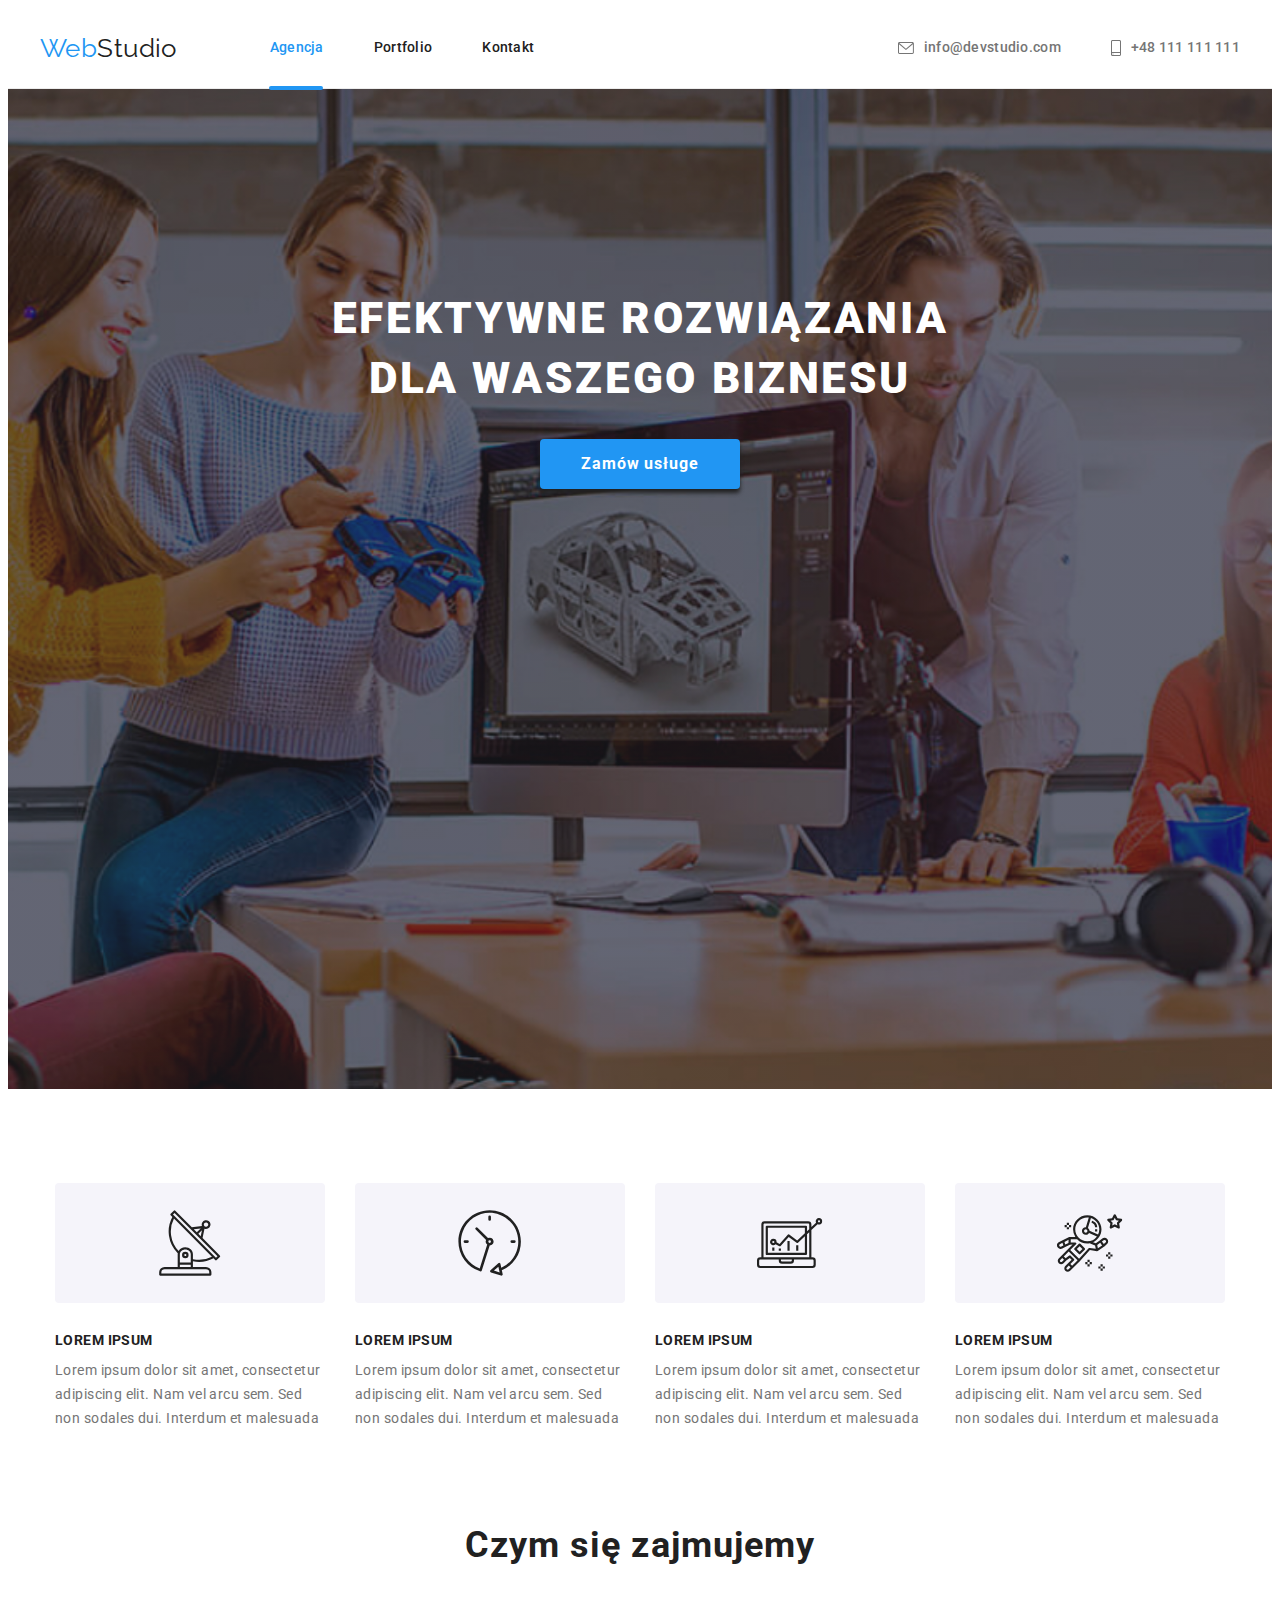
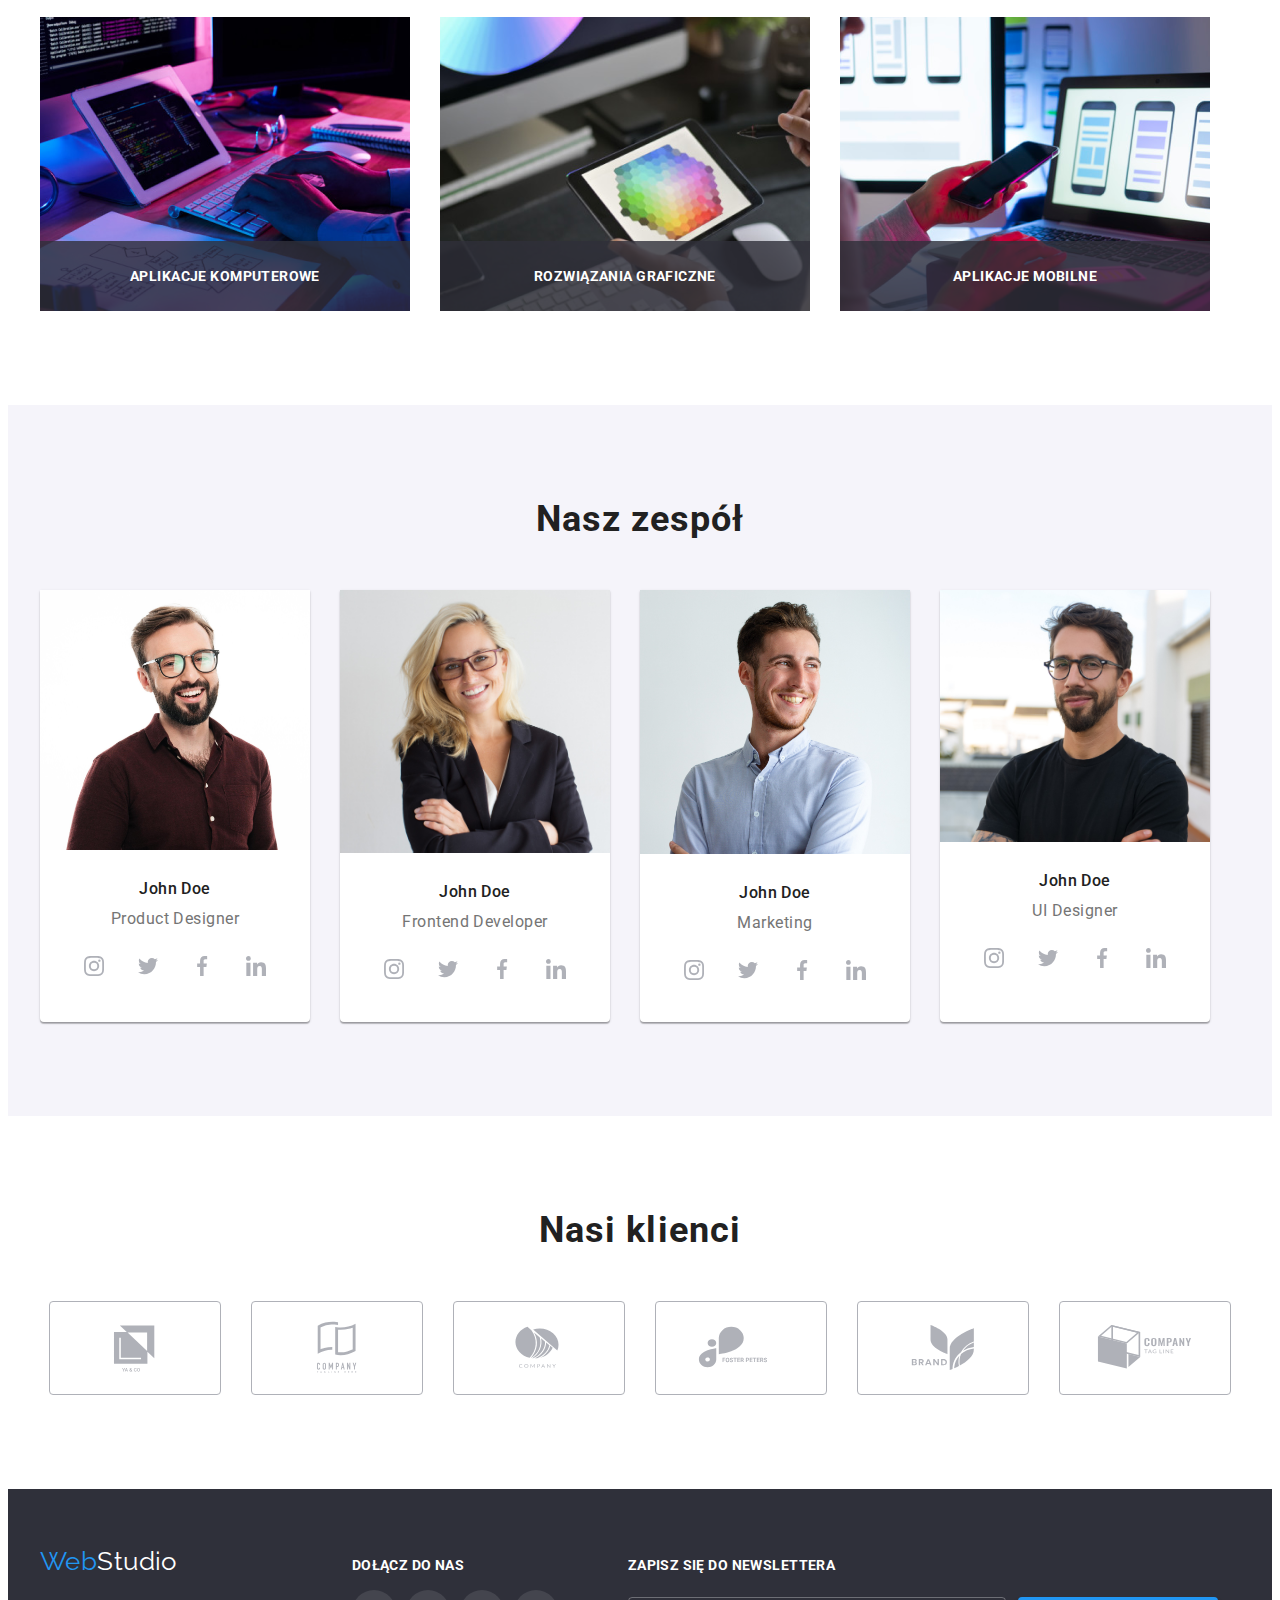
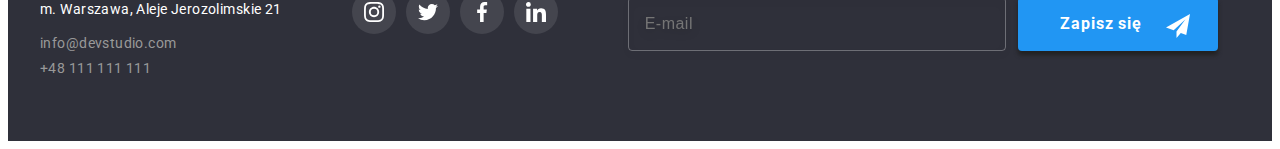
<file: index.html>
<!DOCTYPE html>
<html lang="pl">
  <head>
    <meta charset="UTF-8" />
    <meta name="viewport" content="width=device-width, initial-scale=1.0" />

    <link rel="preconnect" href="https://fonts.googleapis.com" />
    <link rel="preconnect" href="https://fonts.gstatic.com" crossorigin />
    <link
      href="https://fonts.googleapis.com/css2?family=Raleway:wght@700&family=Roboto:wght@400;500;700;900&display=swap"
      rel="stylesheet"
    />
    <link
      rel="stylesheet"
      href="https://cdnjs.cloudflare.com/ajax/libs/modern-normalize/1.1.0/modern-normalize.min.css"
      integrity="sha512-wpPYUAdjBVSE4KJnH1VR1HeZfpl1ub8YT/NKx4PuQ5NmX2tKuGu6U/JRp5y+Y8XG2tV+wKQpNHVUX03MfMFn9Q=="
      crossorigin="anonymous"
      referrerpolicy="no-referrer"
    />
    <title>Zadanie domowe nr:6</title>
    <link rel="stylesheet" href="css/styles.css" />
  </head>
  <body>
    <header>
      <div class="container header__help">
        <nav class="header__nav">
          <a href="index.html" class="logo__ws"
            ><span class="logo__color">Web</span>Studio</a
          >
          <ul class="header__list">
            <li>
              <a class="header__link current" href="index.html">Agencja</a>
            </li>
            <li>
              <a class="header__link" href="portfolio.html">Portfolio</a>
            </li>
            <li><a class="header__link" href="#">Kontakt</a></li>
          </ul>
        </nav>
        <div class="header__kontakt">
          <a
            class="header__link header__kontact__link"
            href="mailto:info@devstudio.com"
          >
            <svg class="header__kontakt__icon" width="16" height="12">
              <use href="images/icons.svg#icon-envelope"></use>
            </svg>
            info@devstudio.com
          </a>
          <a class="header__link header__kontact__link" href="tel:+48111111111">
            <svg class="header__kontakt__icon" width="10" height="16">
              <use href="images/icons.svg#icon-smartphone"></use>
            </svg>
            +48 111 111 111
          </a>
        </div>
      </div>
    </header>
    <main>
      <section class="section background__header">
        <div class="container">
          <h1 class="title__section__h1">
            EFEKTYWNE ROZWIĄZANIA DLA WASZEGO BIZNESU
          </h1>
          <button type="button" class="title__section__button" data-modal-open>
            Zamów usługe
          </button>
        </div>
      </section>

      <section class="section">
        <div class="container">
          <h2 class="advantages__h2">Nasze atuty</h2>
          <ul class="advantages">
            <li class="adv__list">
              <div class="advantages__icons">
                <svg width="65.32" height="70">
                  <use href="images/icons.svg#icon-antenna-1"></use>
                </svg>
              </div>
              <h3>LOREM IPSUM</h3>
              <p>
                Lorem ipsum dolor sit amet, consectetur adipiscing elit. Nam vel
                arcu sem. Sed non sodales dui. Interdum et malesuada
              </p>
            </li>
            <li class="adv__list">
              <div class="advantages__icons">
                <svg width="65.32" height="70">
                  <use href="images/icons.svg#icon-clock-1"></use>
                </svg>
              </div>
              <h3>LOREM IPSUM</h3>
              <p>
                Lorem ipsum dolor sit amet, consectetur adipiscing elit. Nam vel
                arcu sem. Sed non sodales dui. Interdum et malesuada
              </p>
            </li>
            <li class="adv__list">
              <div class="advantages__icons">
                <svg width="65.32" height="70">
                  <use href="images/icons.svg#icon-diagram-1"></use>
                </svg>
              </div>
              <h3>LOREM IPSUM</h3>
              <p>
                Lorem ipsum dolor sit amet, consectetur adipiscing elit. Nam vel
                arcu sem. Sed non sodales dui. Interdum et malesuada
              </p>
            </li>
            <li class="adv__list">
              <div class="advantages__icons">
                <svg width="65.32" height="70">
                  <use href="images/icons.svg#icon-astronaut-1"></use>
                </svg>
              </div>
              <h3>LOREM IPSUM</h3>
              <p>
                Lorem ipsum dolor sit amet, consectetur adipiscing elit. Nam vel
                arcu sem. Sed non sodales dui. Interdum et malesuada
              </p>
            </li>
          </ul>
        </div>
      </section>
      <section class="section padding__top__0">
        <div class="container">
          <h2 class="what__we__do__h2">Czym się zajmujemy</h2>
          <ul class="what__we__do__list">
            <li class="wwd__list">
              <div class="wwd__list__box">
                <img src="images/GoIT1.jpg" alt="Praca pszy komputerze" />
                <p class="wwd__list__p">APLIKACJE KOMPUTEROWE</p>
              </div>
            </li>
            <li class="wwd__list">
              <div class="wwd__list__box">
                <img src="images/GoIT2.jpg" alt="Praca pszy tablecie" />
                <p class="wwd__list__p">ROZWIĄZANIA GRAFICZNE</p>
              </div>
            </li>
            <li class="wwd__list">
              <div class="wwd__list__box">
                <img src="images/GoIT3.jpg" alt="Praca pszy Telefonie" />
                <p class="wwd__list__p">APLIKACJE MOBILNE</p>
              </div>
            </li>
          </ul>
        </div>
      </section>
      <section class="our__team section">
        <div class="container">
          <h2 class="our__team__h2">Nasz zespół</h2>
          <ul class="our__team__ul">
            <li class="team__list">
              <img
                src="images/john1.jpg"
                alt="John Doe"
                width="270"
                height="260"
              />
              <div>
                <h3 class="team__list__h3">John Doe</h3>
                <p class="team__list__p">Product Designer</p>
                <ul class="social__icon__box">
                  <li>
                    <a href="#" class="social__icon">
                      <svg width="20" height="20">
                        <use href="images/icons.svg#icon-instagram-2"></use>
                      </svg>
                    </a>
                  </li>
                  <li>
                    <a href="#" class="social__icon">
                      <svg width="20" height="20">
                        <use href="images/icons.svg#icon-twitter-1"></use>
                      </svg>
                    </a>
                  </li>
                  <li>
                    <a href="#" class="social__icon">
                      <svg width="20" height="20">
                        <use href="images/icons.svg#icon-facebook-1"></use>
                      </svg>
                    </a>
                  </li>
                  <li>
                    <a href="#" class="social__icon">
                      <svg width="20" height="20">
                        <use href="images/icons.svg#icon-linkedin-1"></use>
                      </svg>
                    </a>
                  </li>
                </ul>
              </div>
            </li>
            <li class="team__list">
              <img
                src="images/john2.jpg"
                alt="John Doe"
                width="270"
                height="260"
              />
              <div>
                <h3 class="team__list__h3">John Doe</h3>
                <p class="team__list__p">Frontend Developer</p>
                <ul class="social__icon__box">
                  <li>
                    <a href="#" class="social__icon">
                      <svg class=".current__color__svg" width="20" height="20">
                        <use href="images/icons.svg#icon-instagram-2"></use>
                      </svg>
                    </a>
                  </li>
                  <li>
                    <a href="#" class="social__icon">
                      <svg class=".current__color__svg" width="20" height="20">
                        <use href="images/icons.svg#icon-twitter-1"></use>
                      </svg>
                    </a>
                  </li>
                  <li>
                    <a href="#" class="social__icon">
                      <svg class=".current__color__svg" width="20" height="20">
                        <use href="images/icons.svg#icon-facebook-1"></use>
                      </svg>
                    </a>
                  </li>
                  <li>
                    <a href="#" class="social__icon">
                      <svg class=".current__color__svg" width="20" height="20">
                        <use href="images/icons.svg#icon-linkedin-1"></use>
                      </svg>
                    </a>
                  </li>
                </ul>
              </div>
            </li>
            <li class="team__list">
              <img
                src="images/john3.jpg"
                alt="John Doe"
                width="270"
                height="260"
              />
              <div>
                <h3 class="team__list__h3">John Doe</h3>
                <p class="team__list__p">Marketing</p>
                <ul class="social__icon__box">
                  <li>
                    <a href="#" class="social__icon">
                      <svg width="20" height="20">
                        <use href="images/icons.svg#icon-instagram-2"></use>
                      </svg>
                    </a>
                  </li>
                  <li>
                    <a href="#" class="social__icon">
                      <svg width="20" height="20">
                        <use href="images/icons.svg#icon-twitter-1"></use>
                      </svg>
                    </a>
                  </li>
                  <li>
                    <a href="#" class="social__icon">
                      <svg width="20" height="20">
                        <use href="images/icons.svg#icon-facebook-1"></use>
                      </svg>
                    </a>
                  </li>
                  <li>
                    <a href="#" class="social__icon">
                      <svg width="20" height="20">
                        <use href="images/icons.svg#icon-linkedin-1"></use>
                      </svg>
                    </a>
                  </li>
                </ul>
              </div>
            </li>
            <li class="team__list">
              <img
                src="images/john4.jpg"
                alt="John Doe"
                width="270"
                height="260"
              />
              <div>
                <h3 class="team__list__h3">John Doe</h3>
                <p class="team__list__p">UI Designer</p>
                <ul class="social__icon__box">
                  <li>
                    <a href="#" class="social__icon">
                      <svg width="20" height="20">
                        <use href="images/icons.svg#icon-instagram-2"></use>
                      </svg>
                    </a>
                  </li>
                  <li>
                    <a href="#" class="social__icon">
                      <svg width="20" height="20">
                        <use href="images/icons.svg#icon-twitter-1"></use>
                      </svg>
                    </a>
                  </li>
                  <li>
                    <a href="#" class="social__icon">
                      <svg width="20" height="20">
                        <use href="images/icons.svg#icon-facebook-1"></use>
                      </svg>
                    </a>
                  </li>
                  <li>
                    <a href="#" class="social__icon">
                      <svg width="20" height="20">
                        <use href="images/icons.svg#icon-linkedin-1"></use>
                      </svg>
                    </a>
                  </li>
                </ul>
              </div>
            </li>
          </ul>
        </div>
      </section>
      <section class="section">
        <div class="container">
          <h2 class="our__team__h2">Nasi klienci</h2>
          <ul class="all__clients">
            <li>
              <a href="#" class="all__clients__a">
                <svg class=".current__color__svg" width="106" height="60">
                  <use href="images/icons.svg#icon-Logo"></use>
                </svg>
              </a>
            </li>
            <li>
              <a href="#" class="all__clients__a">
                <svg class=".current__color__svg" width="106" height="60">
                  <use href="images/icons.svg#icon-Logo-1"></use>
                </svg>
              </a>
            </li>
            <li>
              <a href="#" class="all__clients__a">
                <svg class=".current__color__svg" width="106" height="60">
                  <use href="images/icons.svg#icon-Logo-2"></use>
                </svg>
              </a>
            </li>
            <li>
              <a href="#" class="all__clients__a">
                <svg class=".current__color__svg" width="106" height="60">
                  <use href="images/icons.svg#icon-Logo-5"></use>
                </svg>
              </a>
            </li>
            <li>
              <a href="#" class="all__clients__a">
                <svg class=".current__color__svg" width="106" height="60">
                  <use href="images/icons.svg#icon-Logo-3"></use>
                </svg>
              </a>
            </li>
            <li>
              <a href="#" class="all__clients__a">
                <svg class=".current__color__svg" width="106" height="60">
                  <use href="images/icons.svg#icon-Logo-4"></use>
                </svg>
              </a>
            </li>
          </ul>
        </div>
      </section>
    </main>
    <footer>
      <div class="container footer__box">
        <div>
          <a href="index.html" class="logo__ws logo__ws__white"
            ><span class="logo__color">Web</span>Studio</a
          >
          <address>
            <ul>
              <li class="address__margin">
                <a
                  class="map__address"
                  href="https://goo.gl/maps/nUJ5Fd3hbuF8FEqy5"
                  >m. Warszawa, Aleje Jerozolimskie 21</a
                >
              </li>
              <li>
                <a class="contact__info" href="mailto:info@devstudio.com"
                  >info@devstudio.com</a
                >
              </li>
              <li>
                <a class="contact__info" href="tel:+48111111111"
                  >+48 111 111 111</a
                >
              </li>
            </ul>
          </address>
        </div>
        <div>
          <h3 class="push__it__h3">DOŁĄCZ DO NAS</h3>
          <ul class="social__icon__box">
            <li>
              <a href="#" class="social__icon footer__icon"
                ><svg width="20" height="20">
                  <use href="./images/icons.svg#icon-instagram-2"></use>
                </svg>
              </a>
            </li>
            <li>
              <a href="#" class="social__icon footer__icon"
                ><svg width="20" height="20">
                  <use href="images/icons.svg#icon-twitter-1"></use>
                </svg>
              </a>
            </li>
            <li>
              <a href="#" class="social__icon footer__icon"
                ><svg width="20" height="20">
                  <use href="images/icons.svg#icon-facebook-1"></use>
                </svg>
              </a>
            </li>
            <li>
              <a href="#" class="social__icon footer__icon"
                ><svg width="20" height="20">
                  <use href="images/icons.svg#icon-linkedin-1"></use>
                </svg>
              </a>
            </li>
          </ul>
        </div>
        <form>
          <label for="newsletter_email" class="news__login__text"
            >ZAPISZ SIĘ DO NEWSLETTERA</label
          >
          <div class="news__login__part">
            <input
              type="email"
              name="newsletter"
              id="newsletter-email"
              placeholder="E-mail"
              class="news__login__input"
            />
            <button
              type="submit"
              class="title__section__button news__login__button"
            >
              Zapisz się
            </button>
            <svg class="news__login__svg" width="24" height="24">
              <use href="images/icons.svg#icon-icon-send"></use>
            </svg>
          </div>
        </form>
      </div>
    </footer>
    <div class="backdrop is-hidden" data-modal>
      <div class="modal">
        <button type="button" class="close-btn" data-modal-close>
          <svg width="11" height="11">
            <use href="images/icons.svg#icon-close-black-18dp-2-1-1"></use>
          </svg>
        </button>
        <form class="login__form">
          <p>Zostaw swoje dane w formularzu poniżej</p>
          <label for="user-name" class="login__label"
            >Imię<input type="text" id="user-name" class="login__input" />
            <svg class="login__svg" width="18" height="18">
              <use href="images/icons.svg#icon-person-black-18dp-1-1"></use>
            </svg>
          </label>
          <label for="user_phone" class="login__label"
            >Telefon
            <input type="text" id="user_phone" class="login__input" />
            <svg class="login__svg" width="18" height="18">
              <use href="images/icons.svg#icon-phone-black-18dp-1"></use>
            </svg>
          </label>
          <label for="user-email" class="login__label"
            >Email
            <input type="text" id="user-email" class="login__input" />
            <svg class="login__svg" width="18" height="18">
              <use href="images/icons.svg#icon-email-black-18dp-1"></use>
            </svg>
          </label>
          <label class="login__label">Komentarz</label>
          <textarea
            name="coment"
            class="write__text"
            placeholder="Wprowadź tekst"
          ></textarea>
          <label class="to__choose">
            <input type="checkbox" name="acceptation" />
            Oświadczam, iż akceptuję
            <a class="regulation" href="#"> Regulamin</a> i
            <a class="regulation" href="#"> Politykę Prywatności. </a>
          </label>
          <button type="submit" class="title__section__button send__button">
            Wyślij
          </button>
        </form>
      </div>
    </div>
    <script src="./js/modal.js"></script>
  </body>
</html>
</file>
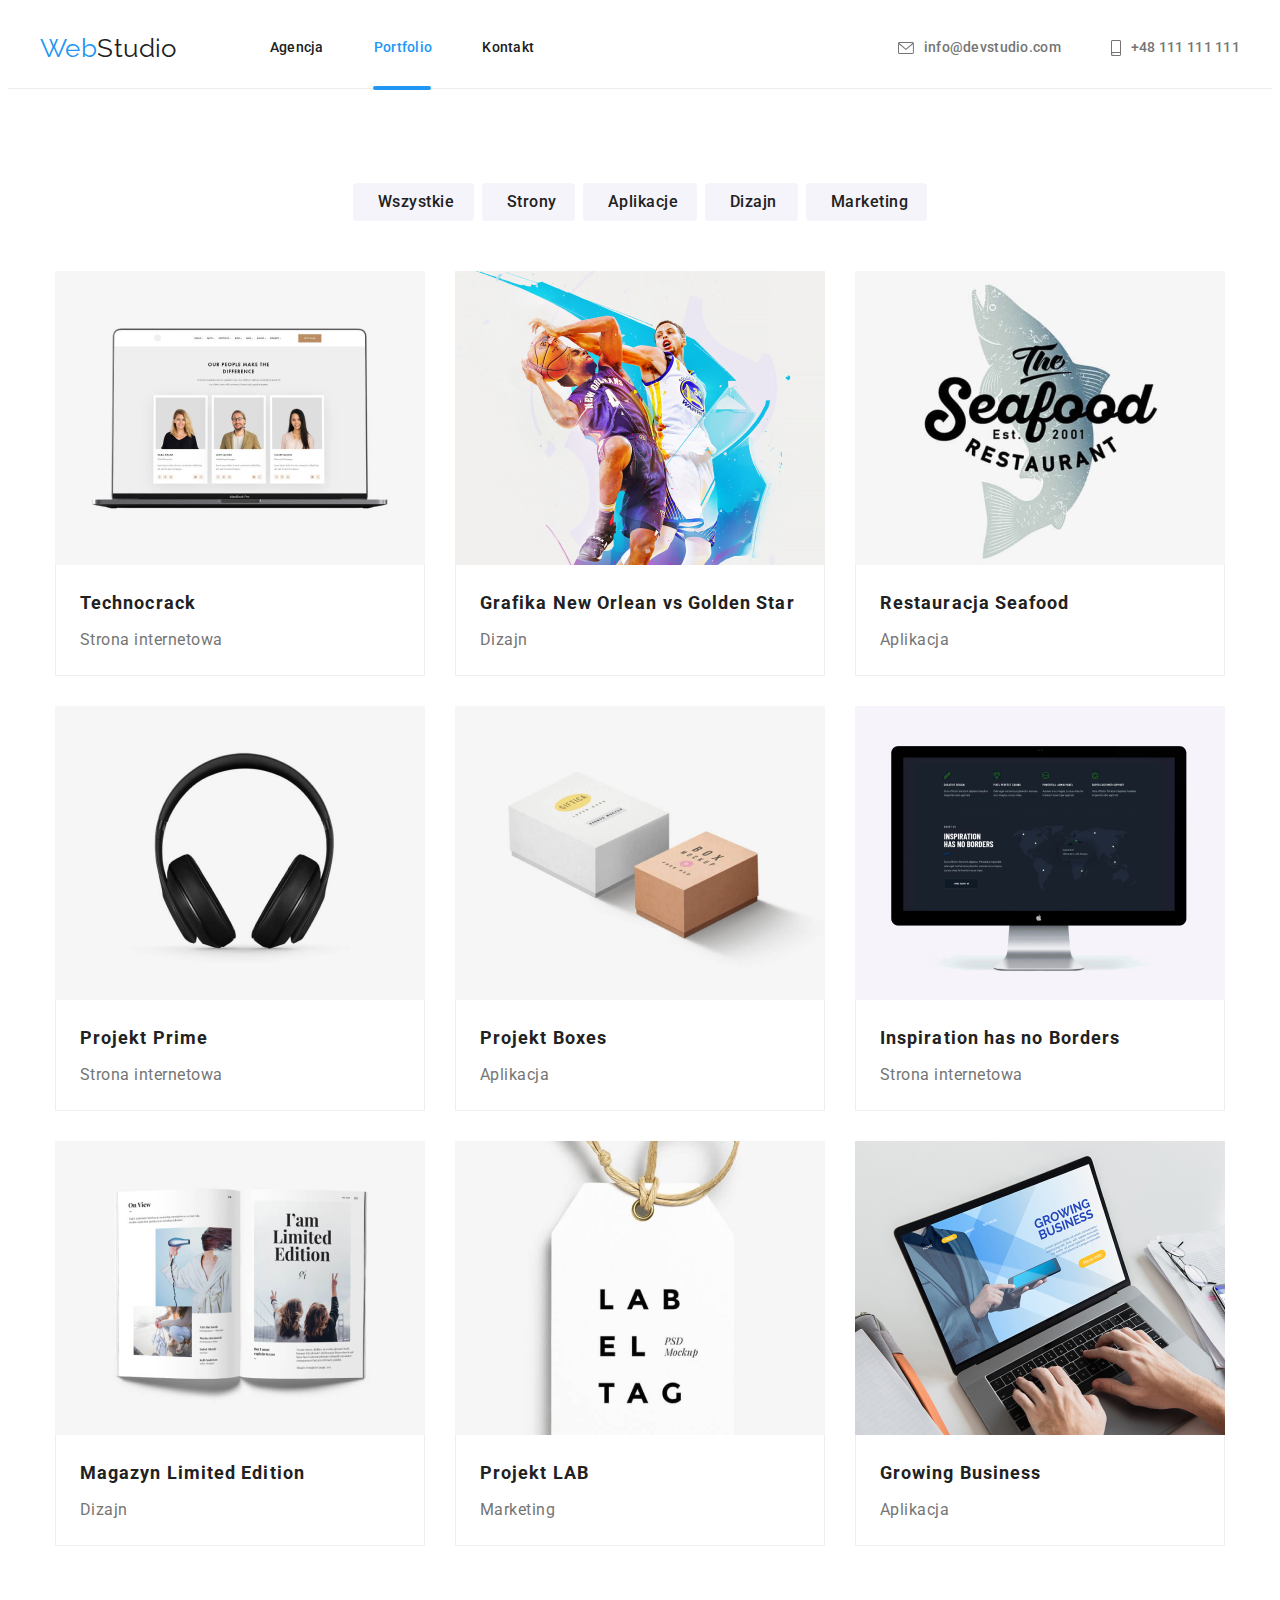
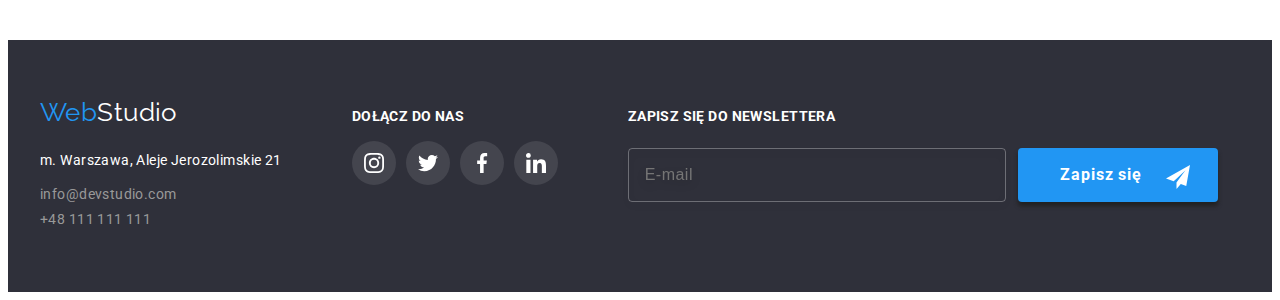
<file: portfolio.html>
<!DOCTYPE html>
<html lang="pl">
  <head>
    <meta charset="UTF-8" />
    <meta name="viewport" content="width=device-width, initial-scale=1.0" />

    <link rel="preconnect" href="https://fonts.googleapis.com" />
    <link rel="preconnect" href="https://fonts.gstatic.com" crossorigin />
    <link
      href="https://fonts.googleapis.com/css2?family=Raleway:wght@700&family=Roboto:wght@400;500;700;900&display=swap"
      rel="stylesheet"
    />
    <link
      rel="stylesheet"
      href="https://cdnjs.cloudflare.com/ajax/libs/modern-normalize/1.1.0/modern-normalize.min.css"
      integrity="sha512-wpPYUAdjBVSE4KJnH1VR1HeZfpl1ub8YT/NKx4PuQ5NmX2tKuGu6U/JRp5y+Y8XG2tV+wKQpNHVUX03MfMFn9Q=="
      crossorigin="anonymous"
      referrerpolicy="no-referrer"
    />

    <title>Zadanie domowe nr:5</title>
    <link rel="stylesheet" href="css/styles.css" />
  </head>
  <body>
    <header>
      <div class="container header__help">
        <nav class="header__nav">
          <a href="index.html" class="logo__ws"
            ><span class="logo__color">Web</span>Studio</a
          >
          <ul class="header__list">
            <li>
              <a class="header__link" href="index.html">Agencja</a>
            </li>
            <li>
              <a class="header__link current" href="portfolio.html"
                >Portfolio</a
              >
            </li>
            <li><a class="header__link" href="#">Kontakt</a></li>
          </ul>
        </nav>
        <div class="header__kontakt">
          <a
            class="header__link header__kontact__link"
            href="mailto:info@devstudio.com"
          >
            <svg class="header__kontakt__icon" width="16" height="12">
              <use href="images/icons.svg#icon-envelope"></use>
            </svg>
            info@devstudio.com
          </a>
          <a class="header__link header__kontact__link" href="tel:+48111111111">
            <svg class="header__kontakt__icon" width="10" height="16">
              <use href="images/icons.svg#icon-smartphone"></use>
            </svg>
            +48 111 111 111
          </a>
        </div>
      </div>
    </header>
    <main>
      <section class="section">
        <div class="container">
          <h1 class="title__button__h1">Something to hide</h1>
          <ul class="title__button">
            <li class="but__list">
              <button type="button" style="width: 121px">Wszystkie</button>
            </li>
            <li class="but__list">
              <button type="button" style="width: 93px">Strony</button>
            </li>
            <li class="but__list">
              <button type="button" style="width: 114px">Aplikacje</button>
            </li>
            <li class="but__list">
              <button type="button" style="width: 93px">Dizajn</button>
            </li>
            <li class="but__list">
              <button type="button" style="width: 121px">Marketing</button>
            </li>
          </ul>
          <ul class="portfolio__list">
            <li class="portf__list">
              <a class="portf__list__shadow" href="#">
                <div class="portf__list__over__hidden">
                  <img src="images/technocrack.jpg" alt="technocrack" />
                  <div class="portf__list__over">
                    <p>
                      Technocrack jest popularną platformą wykorzystywaną do
                      rozpowszechniania koronawirusa. Firmy wykorzystują tę
                      platformę do celów szpiegowskich i ataków na
                      niezabezpieczone serwery konkurencji
                    </p>
                  </div>
                </div>
                <div class="portf__list__div">
                  <h3 class="portf__list__h3">Technocrack</h3>
                  <p class="portf__list__p">Strona internetowa</p>
                </div>
              </a>
            </li>
            <li class="portf__list">
              <a class="portf__list__shadow" href="#">
                <div class="portf__list__over__hidden">
                  <img
                    src="images/GNOvsGS.jpg"
                    alt="Grafika New Orlean vs Golden Star"
                  />
                  <div class="portf__list__over">
                    <p>
                      Technocrack jest popularną platformą wykorzystywaną do
                      rozpowszechniania koronawirusa. Firmy wykorzystują tę
                      platformę do celów szpiegowskich i ataków na
                      niezabezpieczone serwery konkurencji
                    </p>
                  </div>
                </div>

                <div class="portf__list__div">
                  <h3 class="portf__list__h3">
                    Grafika New Orlean vs Golden Star
                  </h3>
                  <p class="portf__list__p">Dizajn</p>
                </div>
              </a>
            </li>
            <li class="portf__list">
              <a class="portf__list__shadow" href="#">
                <div class="portf__list__over__hidden">
                  <img
                    src="images/restauracja-seafood.jpg"
                    alt="Restauracja Seafood"
                  />
                  <div class="portf__list__over">
                    <p>
                      Technocrack jest popularną platformą wykorzystywaną do
                      rozpowszechniania koronawirusa. Firmy wykorzystują tę
                      platformę do celów szpiegowskich i ataków na
                      niezabezpieczone serwery konkurencji
                    </p>
                  </div>
                </div>
                <div class="portf__list__div">
                  <h3 class="portf__list__h3">Restauracja Seafood</h3>
                  <p class="portf__list__p">Aplikacja</p>
                </div>
              </a>
            </li>
            <li class="portf__list">
              <a class="portf__list__shadow" href="#">
                <div class="portf__list__over__hidden">
                  <img src="images/projekt-prime.jpg" alt="Projekt Prime" />
                  <div class="portf__list__over">
                    <p>
                      Technocrack jest popularną platformą wykorzystywaną do
                      rozpowszechniania koronawirusa. Firmy wykorzystują tę
                      platformę do celów szpiegowskich i ataków na
                      niezabezpieczone serwery konkurencji
                    </p>
                  </div>
                </div>
                <div class="portf__list__div">
                  <h3 class="portf__list__h3">Projekt Prime</h3>
                  <p class="portf__list__p">Strona internetowa</p>
                </div>
              </a>
            </li>
            <li class="portf__list">
              <a class="portf__list__shadow" href="#">
                <div class="portf__list__over__hidden">
                  <img src="images/projekt-boxes.jpg" alt="Projekt Boxes" />
                  <div class="portf__list__over">
                    <p>
                      Technocrack jest popularną platformą wykorzystywaną do
                      rozpowszechniania koronawirusa. Firmy wykorzystują tę
                      platformę do celów szpiegowskich i ataków na
                      niezabezpieczone serwery konkurencji
                    </p>
                  </div>
                </div>
                <div class="portf__list__div">
                  <h3 class="portf__list__h3">Projekt Boxes</h3>
                  <p class="portf__list__p">Aplikacja</p>
                </div>
              </a>
            </li>
            <li class="portf__list">
              <a class="portf__list__shadow" href="#">
                <div class="portf__list__over__hidden">
                  <img
                    src="images/IHN-borders.jpg"
                    alt="Inspiration has no Borders"
                  />
                  <div class="portf__list__over">
                    <p>
                      Technocrack jest popularną platformą wykorzystywaną do
                      rozpowszechniania koronawirusa. Firmy wykorzystują tę
                      platformę do celów szpiegowskich i ataków na
                      niezabezpieczone serwery konkurencji
                    </p>
                  </div>
                </div>
                <div class="portf__list__div">
                  <h3 class="portf__list__h3">Inspiration has no Borders</h3>
                  <p class="portf__list__p">Strona internetowa</p>
                </div>
              </a>
            </li>
            <li class="portf__list">
              <a class="portf__list__shadow" href="#">
                <div class="portf__list__over__hidden">
                  <img
                    src="images/limited-edition.jpg"
                    alt="Magazyn Limited Edition"
                    width="370"
                  />
                  <div class="portf__list__over">
                    <p>
                      Technocrack jest popularną platformą wykorzystywaną do
                      rozpowszechniania koronawirusa. Firmy wykorzystują tę
                      platformę do celów szpiegowskich i ataków na
                      niezabezpieczone serwery konkurencji
                    </p>
                  </div>
                </div>
                <div class="portf__list__div">
                  <h3 class="portf__list__h3">Magazyn Limited Edition</h3>
                  <p class="portf__list__p">Dizajn</p>
                </div>
              </a>
            </li>
            <li class="portf__list">
              <a class="portf__list__shadow" href="#">
                <div class="portf__list__over__hidden">
                  <img src="images/projekt-LAB.jpg" alt="Projekt LAB" />
                  <div class="portf__list__over">
                    <p>
                      Technocrack jest popularną platformą wykorzystywaną do
                      rozpowszechniania koronawirusa. Firmy wykorzystują tę
                      platformę do celów szpiegowskich i ataków na
                      niezabezpieczone serwery konkurencji
                    </p>
                  </div>
                </div>
                <div class="portf__list__div">
                  <h3 class="portf__list__h3">Projekt LAB</h3>
                  <p class="portf__list__p">Marketing</p>
                </div>
              </a>
            </li>
            <li class="portf__list">
              <a class="portf__list__shadow" href="#">
                <div class="portf__list__over__hidden">
                  <img
                    src="images/groving-business.jpg"
                    alt="Growing Business"
                  />
                  <div class="portf__list__over">
                    <p>
                      Technocrack jest popularną platformą wykorzystywaną do
                      rozpowszechniania koronawirusa. Firmy wykorzystują tę
                      platformę do celów szpiegowskich i ataków na
                      niezabezpieczone serwery konkurencji
                    </p>
                  </div>
                </div>
                <div class="portf__list__div">
                  <h3 class="portf__list__h3">Growing Business</h3>
                  <p class="portf__list__p">Aplikacja</p>
                </div>
              </a>
            </li>
          </ul>
        </div>
      </section>
    </main>
    <footer>
      <div class="container footer__box">
        <div>
          <a href="index.html" class="logo__ws logo__ws__white"
            ><span class="logo__color">Web</span>Studio</a
          >
          <address>
            <ul>
              <li class="address__margin">
                <a
                  class="map__address"
                  href="https://goo.gl/maps/nUJ5Fd3hbuF8FEqy5"
                  >m. Warszawa, Aleje Jerozolimskie 21</a
                >
              </li>
              <li>
                <a class="contact__info" href="mailto:info@devstudio.com"
                  >info@devstudio.com</a
                >
              </li>
              <li>
                <a class="contact__info" href="tel:+48111111111"
                  >+48 111 111 111</a
                >
              </li>
            </ul>
          </address>
        </div>
        <div>
          <h3 class="push__it__h3">DOŁĄCZ DO NAS</h3>
          <ul class="social__icon__box">
            <li>
              <a href="#" class="social__icon footer__icon"
                ><svg width="20" height="20">
                  <use href="./images/icons.svg#icon-instagram-2"></use>
                </svg>
              </a>
            </li>
            <li>
              <a href="#" class="social__icon footer__icon"
                ><svg width="20" height="20">
                  <use href="images/icons.svg#icon-twitter-1"></use>
                </svg>
              </a>
            </li>
            <li>
              <a href="#" class="social__icon footer__icon"
                ><svg width="20" height="20">
                  <use href="images/icons.svg#icon-facebook-1"></use>
                </svg>
              </a>
            </li>
            <li>
              <a href="#" class="social__icon footer__icon"
                ><svg width="20" height="20">
                  <use href="images/icons.svg#icon-linkedin-1"></use>
                </svg>
              </a>
            </li>
          </ul>
        </div>
        <form>
          <label for="newsletter_email" class="news__login__text"
            >ZAPISZ SIĘ DO NEWSLETTERA</label
          >
          <div class="news__login__part">
            <input
              type="email"
              name="newsletter"
              id="newsletter-email"
              placeholder="E-mail"
              class="news__login__input"
            />
            <button
              type="submit"
              class="title__section__button news__login__button"
            >
              Zapisz się
            </button>
            <svg class="news__login__svg" width="24" height="24">
              <use href="images/icons.svg#icon-icon-send"></use>
            </svg>
          </div>
        </form>
      </div>
    </footer>
  </body>
</html>
</file>
<file: css/styles.css>
:root {
  --link_and_button_color: #2196f3;
  --letters_and_logo_color_black: #212121;
  --letters_and_logo_color_white: #ffffff;
}
body {
  font-family: "Roboto";
  background-color: var(--letters_and_logo_color_white);
  color: var(--letters_and_logo_color_black);
  font-size: 14px;
  letter-spacing: 0.03em;
}
h1,
h2,
h3,
h4,
h5,
h6,
p {
  margin: 0;
}
img {
  display: block;
  max-width: 100%;
  height: auto;
}

ul,
ol {
  list-style: none;
  padding-left: 0;
  margin: 0;
}
a {
  text-decoration: none;
}
address {
  font-style: normal;
}
button {
  display: block;
  cursor: pointer;
  border: none;
  border-radius: 4px;
}
.section {
  padding-top: 94px;
  padding-bottom: 94px;
}
.container {
  width: 1200px;
  margin: 0 auto;
  padding: 0 15px;
}
.padding__top__0 {
  padding-top: 0;
}
header {
  padding: 25px 0;
  border-bottom: 1px solid #ececec;
}
.header__help {
  display: flex;
  align-items: center;
}
.logo__ws {
  font-family: "Raleway";
  font-size: 26px;
  color: var(--letters_and_logo_color_black);
}
.logo__color {
  color: var(--link_and_button_color);
}
.header__nav {
  display: flex;
  align-items: center;
}
.header__link {
  font-weight: 500;
  font-size: 14px;
  line-height: 1.14;
  letter-spacing: 0.02em;
  color: var(--letters_and_logo_color_black);
  fill: currentColor;
  position: relative;
  transition: color 250ms cubic-bezier(0.4, 0, 0.2, 1);
  display: flex;
  align-items: center;
}
.header__link:hover {
  color: var(--link_and_button_color);
}
.header__kontakt {
  display: flex;
  align-items: center;
  gap: 50px;
  margin-left: auto;
}
.header__kontakt__icon {
  fill: currentColor;
  vertical-align: middle;
  --color2: currentColor;
  margin-right: 10px;
}
.header__kontact__link {
  color: #757575;
}
.header__kontakt > a:hover {
  color: var(--link_and_button_color);
}
.header__list {
  display: flex;
  gap: 50px;
  margin-left: 93px;
  list-style: none;
  margin: 0;
  padding: 0;
  margin-left: 93px;
}
.background__header {
  text-align: center;
  align-items: center;
  padding: 200px 0;
  background-color: #2f303a;
  background-image: linear-gradient(
      rgba(47, 48, 58, 0.4),
      rgba(47, 48, 58, 0.4)
    ),
    url("../images/background-header.jpg");
  background-repeat: no-repeat;
  background-position: center;
  background-size: cover;
  max-width: 1600px;
  height: 600px;
  margin: 0 auto;
}
.title__section__h1 {
  font-size: 44px;
  line-height: 1.36;
  letter-spacing: 0.06em;
  color: var(--letters_and_logo_color_white);
  font-weight: 900;
  width: 696px;
  margin: 0 auto;
  margin-bottom: 30px;
}
.title__section__button {
  min-width: 200px;
  font-family: "Roboto";
  font-weight: 700;
  font-size: 16px;
  line-height: 1.88;
  letter-spacing: 0.06em;
  color: var(--letters_and_logo_color_white);
  box-shadow: 0px 4px 4px var(--letters_and_logo_color_black);
  border-radius: 4px;
  background-color: var(--link_and_button_color);
  margin: 0 auto;
  padding: 10px 41px;
  border: none;
}
.advantages {
  display: flex;
  justify-content: center;
  gap: 30px;
  margin: 0;
  padding: 0;
}
.advantages__icons {
  background-color: #f5f4fa;
  height: 120px;
  display: flex;
  margin-bottom: 30px;
  justify-content: center;
  align-items: center;
  border-radius: 4px;
}
.advantages__h2 {
  position: absolute;
  width: 1px;
  height: 1px;
  margin: -1px;
  border: 0;
  padding: 0;
  white-space: normal;
  clip-path: inset(100%);
  clip: rect(0 0 0 0);
  overflow: hidden;
}
.adv__list > h3 {
  font-weight: 700;
  font-size: 14px;
  line-height: 1.14;
  letter-spacing: 0.03em;
  margin-bottom: 10px;
}
.adv__list > p {
  width: 270px;
  line-height: 1.71;
  color: #757575;
}
.what__we__do__list {
  display: flex;
  gap: 30px;
}
.what__we__do__h2 {
  text-align: center;
  font-weight: 700;
  font-size: 36px;
  line-height: 1.16;
  letter-spacing: 0.03em;
  margin-bottom: 50px;
}
.wwd__list__box {
  position: relative;
}
.wwd__list__p {
  color: var(--letters_and_logo_color_white);
  font-weight: 700;
  font-size: 14px;
  position: absolute;
  bottom: 0;
  width: 100%;
  height: 70px;
  background: rgba(47, 48, 58, 0.8);
  display: flex;
  align-items: center;
  justify-content: center;
}
.our__team {
  text-align: center;
  background-color: #f5f4fa;
}
.our__team__ul {
  display: flex;
  gap: 30px;
}
.our__team__h2 {
  font-weight: 700;
  font-size: 36px;
  line-height: 1.16;
  letter-spacing: 0.03em;
  margin-bottom: 50px;
  text-align: center;
}
.team__list {
  background: #ffffff;
  box-shadow: 0px 1px 3px rgba(0, 0, 0, 0.12), 0px 1px 1px rgba(0, 0, 0, 0.14),
    0px 2px 1px rgba(0, 0, 0, 0.2);
  border-radius: 0px 0px 4px 4px;
}
.team__list > div {
  padding: 30px 0;
}
.social__icon {
  border-radius: 50%;
  display: flex;
  width: 44px;
  height: 44px;
  justify-content: center;
  align-items: center;
  color: #afb1b8;
  transition: color 250ms cubic-bezier(0.4, 0, 0.2, 1),
    background-color 250ms cubic-bezier(0.4, 0, 0.2, 1);
}
.social__icon:hover,
.social__icon:focus {
  background-color: var(--link_and_button_color);
  color: var(--letters_and_logo_color_white);
  outline: none;
}
.current__color__svg {
  fill: currentColor;
}
.social__icon__box {
  display: flex;
  gap: 10px;
  justify-content: center;
  margin-top: 16px;
}
.team__list__h3 {
  font-weight: 500;
  font-size: 16px;
  line-height: 1.18;
  letter-spacing: 0.03em;
  margin-bottom: 10px;
}
.team__list__p {
  font-size: 16px;
  color: #757575;
  letter-spacing: 0.03em;
}
.current__color__svg > use {
  fill: currentColor;
}
.all__clients {
  display: flex;
  justify-content: center;
  align-items: center;
  gap: 30px;
}
.all__clients__a {
  border: 1px solid currentColor;
  border-radius: 4px;
  width: 170px;
  height: 92px;
  display: flex;
  justify-content: center;
  align-items: center;
  color: #afb1b8;
  transition: color 250ms cubic-bezier(0.4, 0, 0.2, 1);
}
.all__clients__a:hover,
.all__clients__a:focus {
  color: var(--link_and_button_color);
  outline: none;
}
footer {
  background: #2f303a;
  line-height: 24px;
  padding: 60px 0;
}
.logo__ws__white {
  color: var(--letters_and_logo_color_white);
}
.map__address {
  color: var(--letters_and_logo_color_white);
  font-size: 14px;
  line-height: 1.71;
  transition: color 250ms cubic-bezier(0.4, 0, 0.2, 1);
}
.contact__info {
  color: #999999;
  font-size: 14px;
  line-height: 1.71;
  transition: color 250ms cubic-bezier(0.4, 0, 0.2, 1);
}
address {
  font-style: normal;
  margin-top: 20px;
}
.address__margin {
  margin-bottom: 9px;
}
.contact__info:hover {
  color: var(--link_and_button_color);
}
.map__address:hover {
  color: var(--link_and_button_color);
}
.footer__box {
  display: flex;
  gap: 70px;
  align-items: baseline;
}
.push__it__h3 {
  color: var(--letters_and_logo_color_white);
  font-weight: 700;
  font-size: 14px;
  line-height: 1.14;
  letter-spacing: 0.03em;
}
.footer__icon {
  background-color: #ffffff1a;
  color: #fff;
}

.current {
  color: var(--link_and_button_color);
}
.current::after {
  content: "";
  position: absolute;
  bottom: -34px;
  left: -1px;
  width: 100%;
  height: 4px;
  border-radius: 2px;
  background-color: var(--link_and_button_color);
  transition: color, 250ms, cubic-bezier(0.4, 0, 0.2, 1);
}
.footer__a__style:hover {
  color: var(--link_and_button_color);
}
.news__login__text {
  font-weight: 700;
  color: var(--letters_and_logo_color_white);
}
.news__login__part {
  margin-top: 20px;
  display: flex;
  position: relative;
}
.news__login__input {
  padding-left: 16px;
  width: 358px;
  height: 50px;
  color: var(--letters_and_logo_color_white);
  border: 1px solid rgba(255, 255, 255, 0.3);
  filter: drop-shadow(0px 4px 4px rgba(0, 0, 0, 0.15));
  border-radius: 4px;
  margin-right: 12px;
  background-color: transparent;
  font-size: 16px;
  letter-spacing: 0.03em;
  outline: transparent;
}

.news__login__button {
  text-align: left;
  padding: 10px 76px 10px 42px;
}

.news__login__svg {
  position: absolute;
  color: var(--letters_and_logo_color_white);
  bottom: 13px;
  right: 28px;
  cursor: pointer;
}

/* ⬇ <<PORTFOLIO>> ⬇ */
.title__button {
  display: flex;
  flex-direction: row;
  justify-content: center;
  flex-wrap: wrap;
  gap: 8px;
  margin-bottom: 50px;
}
.title__button__h1 {
  position: absolute;
  width: 1px;
  height: 1px;
  margin: -1px;
  border: 0;
  padding: 0;

  white-space: nowrap;
  clip-path: inset(100%);
  clip: rect(0 0 0 0);
  overflow: hidden;
}
.but__list {
  display: inline-flex;
}
.but__list > button {
  font-weight: 500;
  font-size: 16px;
  line-height: 1.62;
  background-color: #f5f4fa;
  color: var(--letters_and_logo_color_black);
  border: none;
  cursor: pointer;
  border-radius: 4px;
  letter-spacing: 0.03em;
  font-family: inherit;
  padding: 6px 25px;
  transition: color 250ms cubic-bezier(0.4, 0, 0.2, 1),
    background-color 250ms cubic-bezier(0.4, 0, 0.2, 1),
    box-shadow 250ms cubic-bezier(0.4, 0, 0.2, 1);
}
.but__list > button:hover,
.but__list > button:focus {
  background-color: var(--link_and_button_color);
  color: var(--letters_and_logo_color_white);
  box-shadow: 0px 3px 1px rgba(0, 0, 0, 0.1), 0px 1px 2px rgba(0, 0, 0, 0.08),
    0px 2px 2px rgba(0, 0, 0, 0.12);
}
.portfolio__list {
  display: flex;
  justify-content: center;
  flex-wrap: wrap;
  gap: 30px;
}

.portf__list {
  width: 370px;
}
.portf__list__shadow {
  display: block;
  color: inherit;
  transition: box-shadow, 250ms, cubic-bezier(0.4, 0, 0.2, 1);
}
.portf__list__shadow:hover,
.portf__list__shadow:focus {
  outline: transparent;
  box-shadow: 0px 1px 1px rgba(0, 0, 0, 0.12), 0px 4px 4px rgba(0, 0, 0, 0.06),
    1px 4px 6px rgba(0, 0, 0, 0.16);
}
.portf__list > img {
  width: 100%;
  height: 294px;
}
.portf__list__div {
  padding: 20px 0 20px 24px;
  border: 1px solid #eeeeee;
  border-top: 0;
}
.portf__list__over__hidden {
  position: relative;
  overflow: hidden;
}
.portf__list__over {
  position: absolute;
  top: 0;
  background-color: var(--link_and_button_color);
  transform: translateY(100%);
  transition: transform 250ms cubic-bezier(0.4, 0, 0.2, 1);
  opacity: 0.9;
}
.portf__list__over > p {
  font-size: 18px;
  line-height: 1.56;
  letter-spacing: 0.03em;
  color: var(--letters_and_logo_color_white);
  padding: 49px 45px 49px 24px;
}
.portf__list__shadow:hover .portf__list__over,
.portf__list__shadow:focus .portf__list__over {
  transform: translateY(0%);
}

.portf__list__h3 {
  font-weight: 700;
  font-size: 18px;
  line-height: 2;
  letter-spacing: 0.06em;
  margin-bottom: 4px;
}
.portf__list__p {
  font-size: 16px;
  line-height: 1.88;
  color: #757575;
  letter-spacing: 0.03em;
}
.current {
  color: var(--link_and_button_color);
}
.backdrop {
  position: fixed;
  left: 0;
  top: 0;
  width: 100%;
  height: 100%;
  background-color: rgba(0, 0, 0, 0.1);
  transition: opacity 250ms cubic-bezier(0.4, 0, 0.2, 1),
    visibility 250ms cubic-bezier(0.4, 0, 0.2, 1);
}
.modal {
  position: absolute;
  top: 50%;
  left: 50%;
  transform: translate(-50%, -50%);
  width: 528px;
  min-height: 581px;
  background-color: var(--letters_and_logo_color_white);
  box-shadow: 0px 2px 1px 0px;
  box-shadow: 0px 1px 1px 0px;
  box-shadow: 0px 1px 3px 0px;
  border-radius: 4px;
  padding: 40px;
}
.close-btn {
  position: absolute;
  top: 8px;
  right: 8px;
  width: 30px;
  height: 30px;
  background-color: #fff;
  border: 1px solid rgba(0, 0, 0, 0.1);
  border-radius: 50%;
  border: 1px solid #0000001a;
  color: var(--letters_and_logo_color_black);
  font-size: 20px;
}
.is-hidden {
  opacity: 0;
  visibility: hidden;
  pointer-events: none;
  transition-duration: 250ms;
  transition-timing-function: cubic-bezier(0.4, 0, 0.2, 1);
}
.login__form {
  display: flex;
  flex-direction: column;
}
.login__form > p {
  font-weight: 700;
  font-size: 20px;
  line-height: 1.15;
  text-align: center;
  color: var(--letters_and_logo_color_black);
  margin-bottom: 2px;
}
.login__label {
  display: flex;
  flex-direction: column;
  position: relative;
  font-size: 12px;
  line-height: 1.16;
  letter-spacing: 0.01em;
  color: var(--brand-color-dark-grey);
  margin-top: 10px;
  transition: 250ms cubic-bezier(0.4, 0, 0.2, 1);
}
.login__label:hover,
.login__label:focus {
  fill: var(--link_and_button_color);
}
.login__input {
  padding: 8px;
  font-family: inherit;
  margin-top: 4px;
  padding-left: 42px;
  border: 1px solid rgba(33, 33, 33, 0.2);
  border-radius: 4px;
  height: 40px;
  color: var(--brand-color-grey);
  outline: transparent;
  transition: 250ms cubic-bezier(0.4, 0, 0.2, 1);
}
.login__input:focus,
.login__input:hover {
  border-color: var(--link_and_button_color);
  outline: transparent;
}
.login__svg {
  position: absolute;
  top: 50%;
  left: 16px;
}
.login__svg:focus,
.login__svg:hover {
  color: var(--link_and_button_color);
}
.write__text {
  height: 120px;
  resize: none;
  border: 1px solid rgba(33, 33, 33, 0.2);
  outline: transparent;
  border-radius: 4px;
  color: #757575;
  transition: 250ms cubic-bezier(0.4, 0, 0.2, 1);
  margin-bottom: 20px;
  margin-top: 4px;
  padding: 12px 16px;
}
.write__text:focus,
.write__text:hover {
  border-color: var(--link_and_button_color);
}
.to__choose {
  margin: 0 auto;
  position: relative;
}
.send__button {
  margin-top: 30px;
  padding: 10px 76px;
}
.regulation {
  color: var(--link_and_button_color);
  text-decoration: underline;
}
</file>
